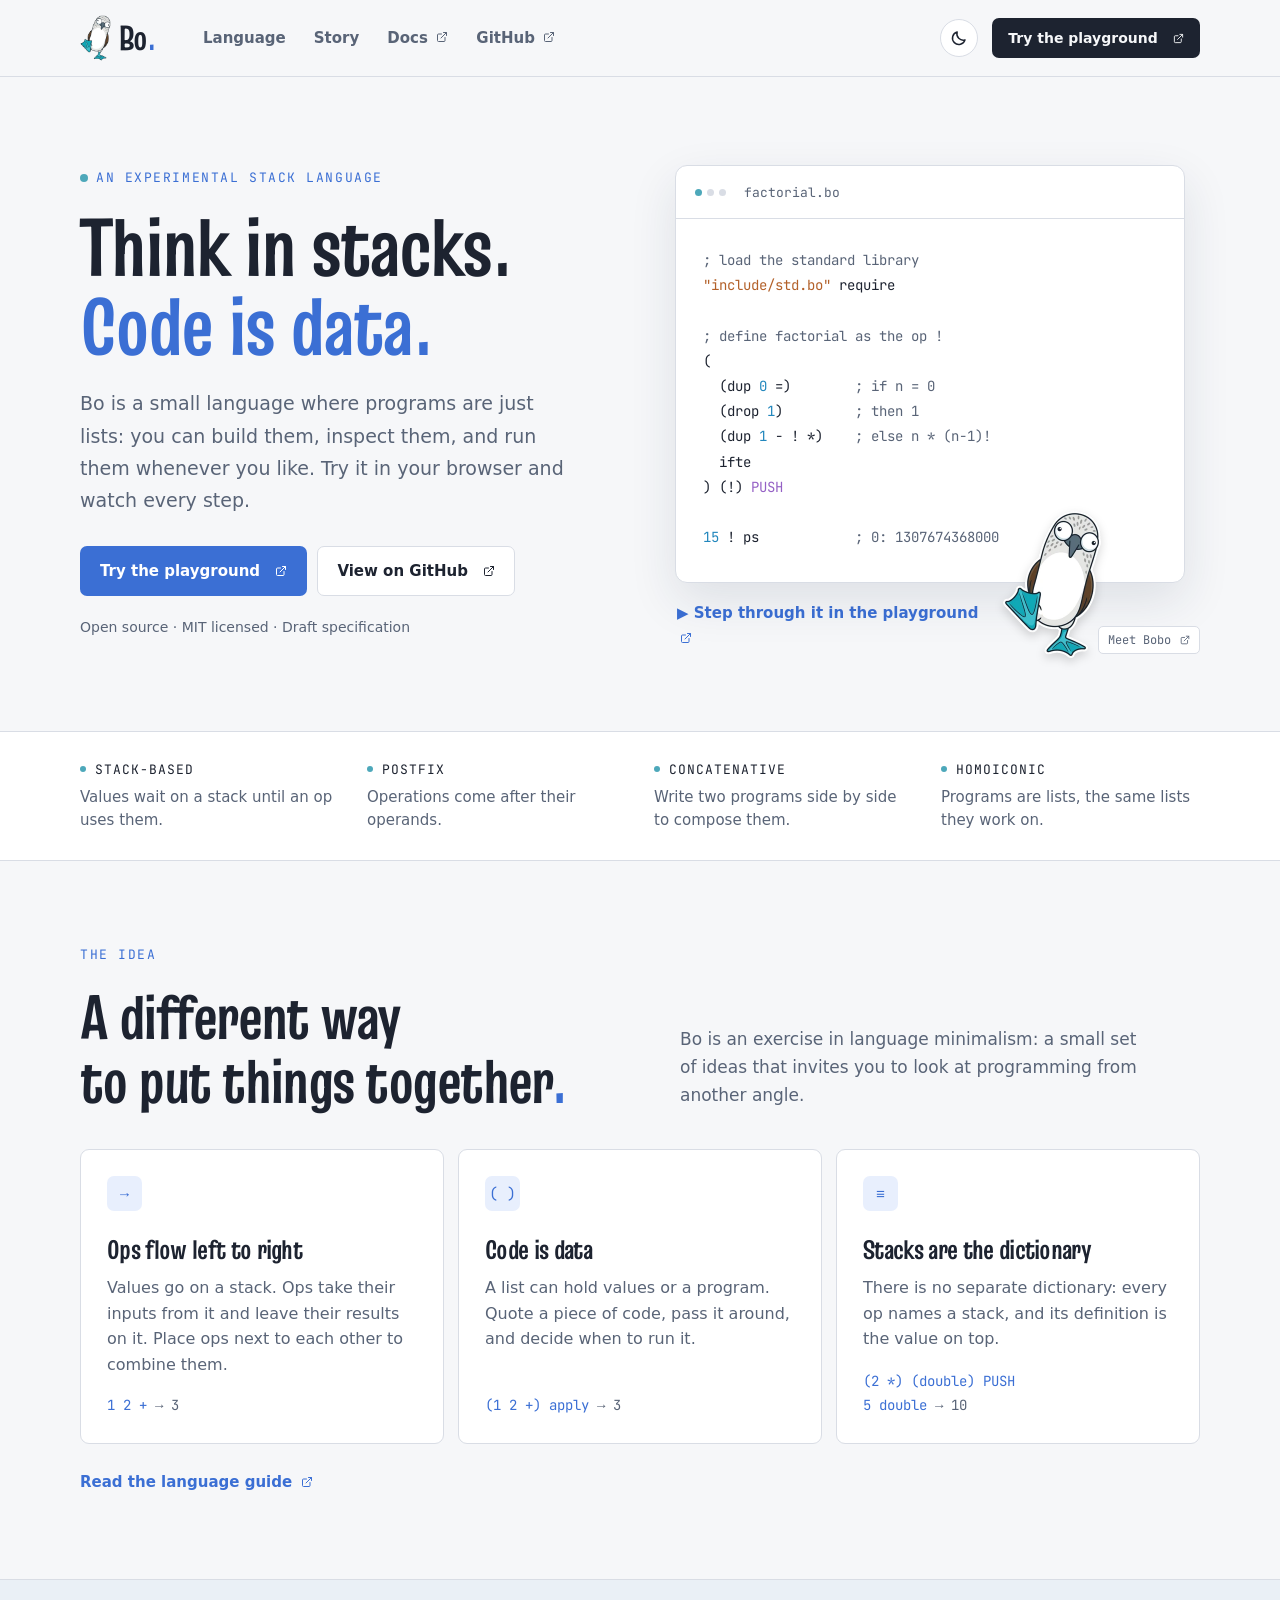
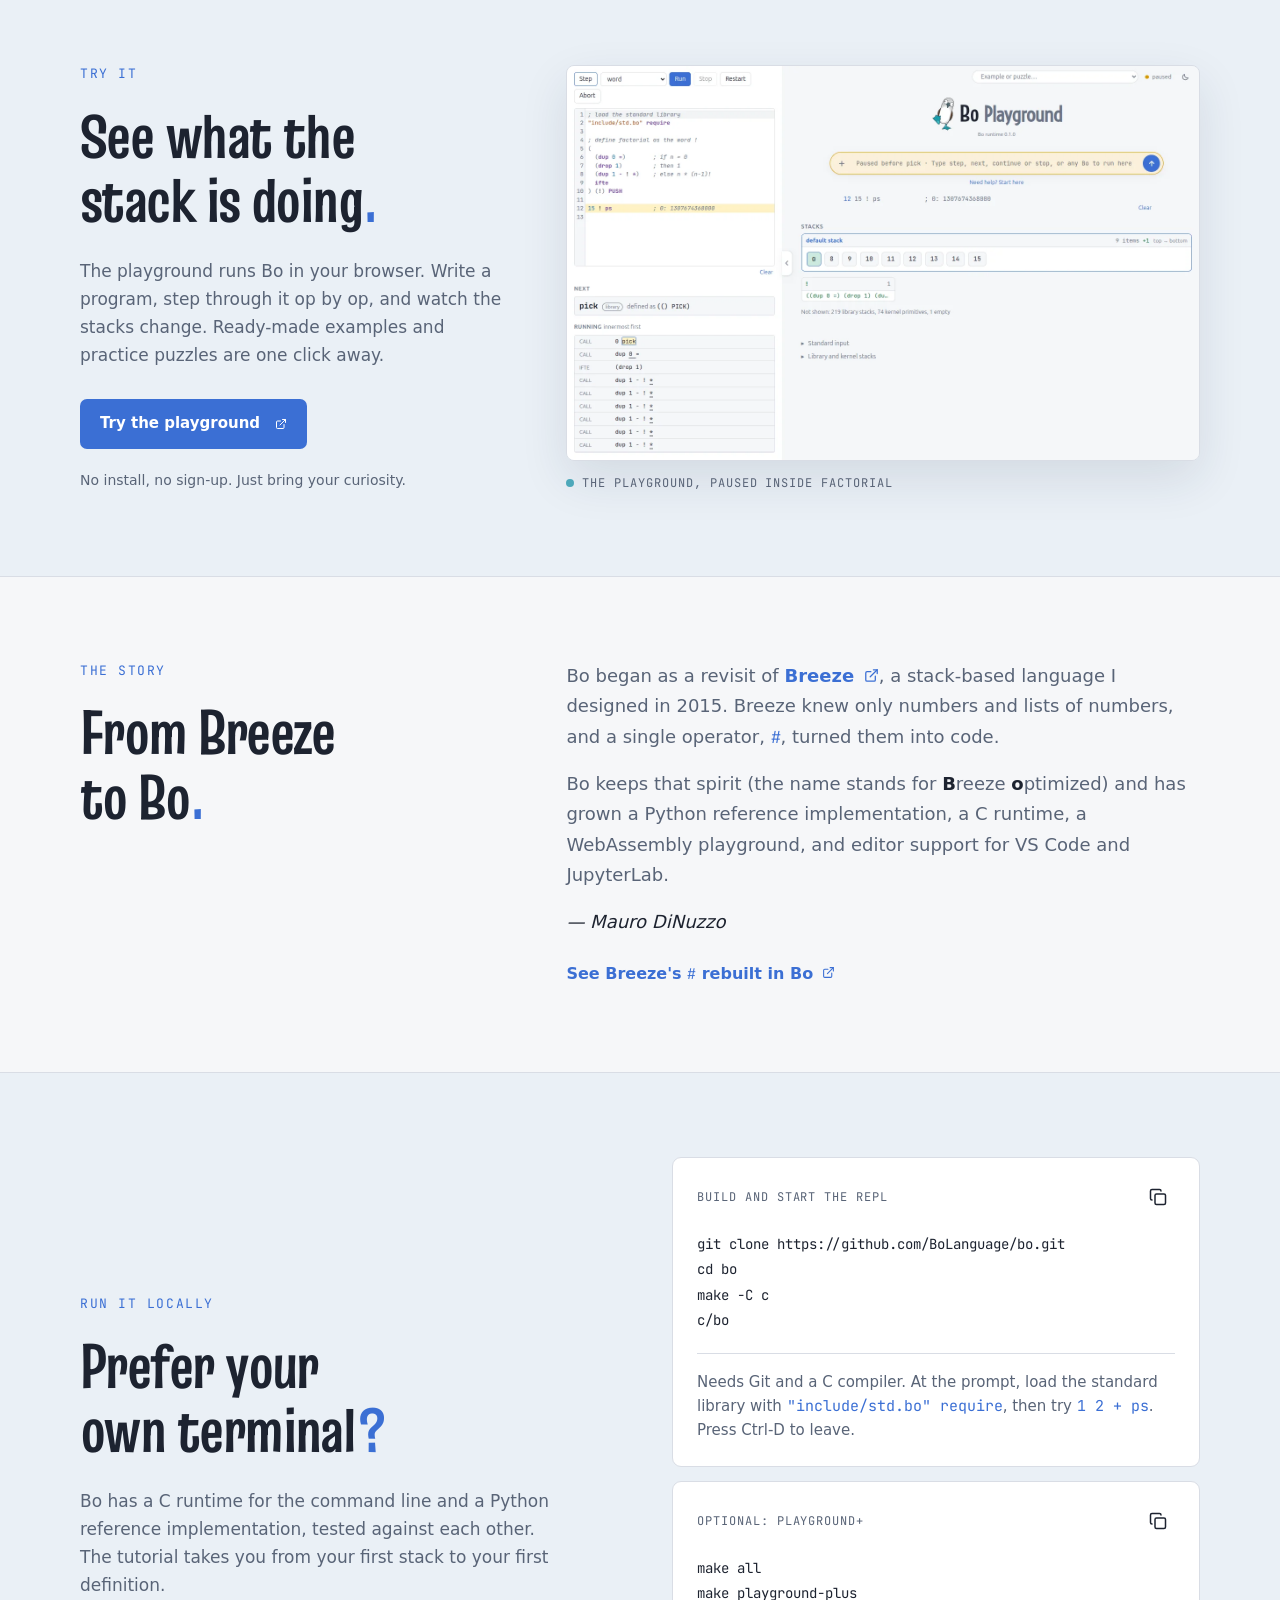
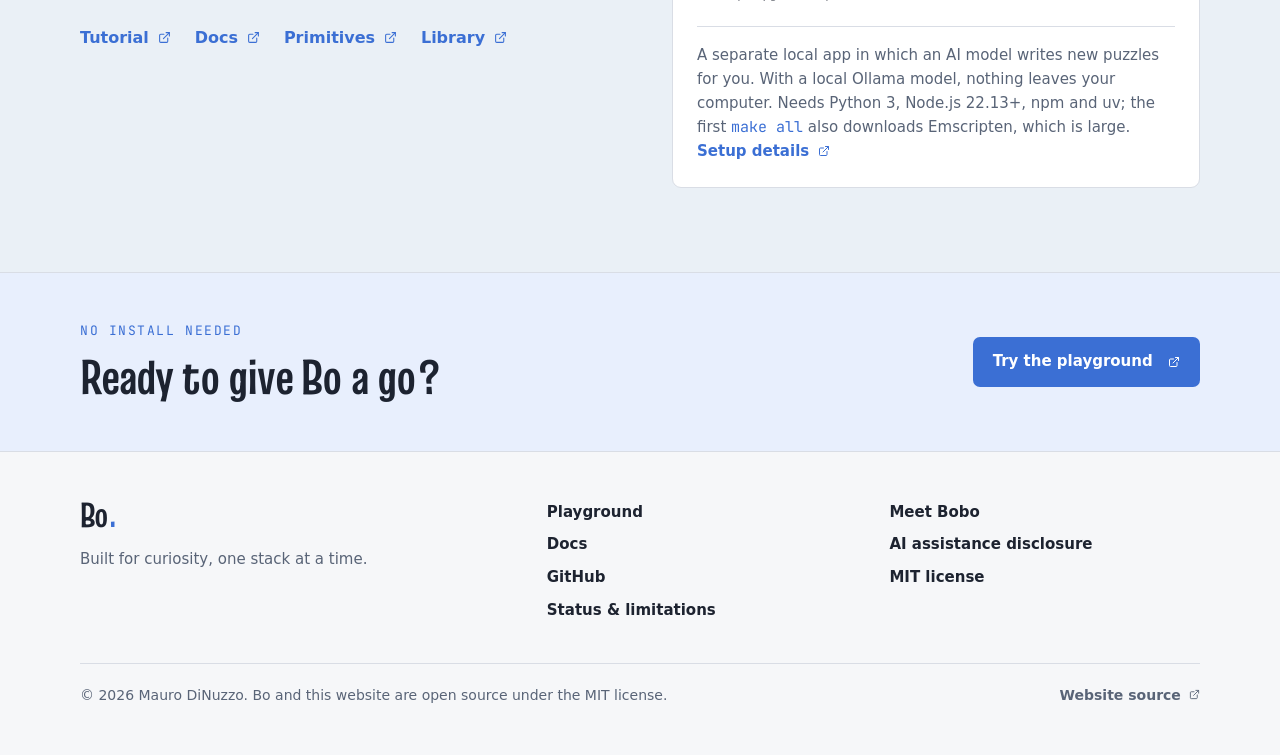
<file: index.html>
<!doctype html>
<html lang="en">
<head>
  <meta charset="utf-8">
  <meta name="viewport" content="width=device-width, initial-scale=1">
  <title>Bo — think in stacks, code is data</title>
  <meta name="description" content="Bo is a small, experimental stack-based language where programs are lists. Try it in your browser and watch every step.">
  <meta name="theme-color" content="#f6f7f9">
  <meta property="og:type" content="website">
  <meta property="og:site_name" content="Bo">
  <meta property="og:title" content="Bo — think in stacks, code is data">
  <meta property="og:description" content="A small, experimental stack-based language where programs are lists. Try it in your browser and watch every step.">
  <meta property="og:url" content="https://bo-lang.org/">
  <meta property="og:image" content="https://bo-lang.org/assets/og-card.png">
  <meta property="og:image:width" content="1200">
  <meta property="og:image:height" content="630">
  <meta property="og:image:alt" content="Bobo, the Bo mascot, next to the words: Think in stacks. Code is data.">
  <meta name="twitter:card" content="summary_large_image">
  <link rel="canonical" href="https://bo-lang.org/">
  <link rel="icon" href="assets/favicon.png" type="image/png" sizes="64x64">
  <link rel="apple-touch-icon" href="assets/apple-touch-icon.png">
  <script>try{const t=localStorage.getItem("bo-site-theme");if(t==="light"||t==="dark")document.documentElement.dataset.theme=t}catch(e){}</script>
  <link rel="stylesheet" href="style.css">
  <script src="theme.js" defer></script>
</head>
<body>
  <a class="skip-link" href="#main">Skip to content</a>
  <header class="site-header">
    <div class="container header-inner">
      <a class="brand" href="./" aria-label="Bo home"><img src="assets/mascot.webp" alt="" width="31" height="46"><span>Bo<span class="brand-dot">.</span></span></a>
      <nav aria-label="Main navigation">
        <a href="#ideas">Language</a>
        <a href="#story">Story</a>
        <a href="https://github.com/BoLanguage/bo/blob/main/doc/README.md">Docs <span class="ext" aria-hidden="true"></span></a>
        <a href="https://github.com/BoLanguage/bo">GitHub <span class="ext" aria-hidden="true"></span></a>
      </nav>
      <div class="header-actions">
        <button class="theme-toggle" type="button" aria-label="Switch color theme" hidden>
          <svg class="moon" viewBox="0 0 24 24" width="18" height="18" aria-hidden="true"><path d="M20 14.5A8.5 8.5 0 0 1 9.5 4a8.5 8.5 0 1 0 10.5 10.5z" fill="none" stroke="currentColor" stroke-width="2" stroke-linejoin="round"/></svg>
          <svg class="sun" viewBox="0 0 24 24" width="18" height="18" aria-hidden="true"><circle cx="12" cy="12" r="4" fill="none" stroke="currentColor" stroke-width="2"/><path d="M12 2v2M12 20v2M2 12h2M20 12h2M4.9 4.9l1.4 1.4M17.7 17.7l1.4 1.4M4.9 19.1l1.4-1.4M17.7 6.3l1.4-1.4" stroke="currentColor" stroke-width="2" stroke-linecap="round"/></svg>
        </button>
        <a class="button button-small button-dark" href="https://bolanguage.github.io/bo/">Try the playground <span class="ext" aria-hidden="true"></span></a>
      </div>
    </div>
  </header>

  <main id="main">
    <section class="hero container">
      <div class="hero-copy">
        <p class="eyebrow"><span class="status-dot"></span>AN EXPERIMENTAL STACK LANGUAGE</p>
        <h1>Think in stacks.<br><span>Code is data.</span></h1>
        <p class="hero-lead">Bo is a small language where programs are just lists: you can build them, inspect them, and run them whenever you like. Try it in your browser and watch every step.</p>
        <div class="hero-actions">
          <a class="button button-primary" href="https://bolanguage.github.io/bo/">Try the playground <span class="ext" aria-hidden="true"></span></a>
          <a class="button button-outline" href="https://github.com/BoLanguage/bo">View on GitHub <span class="ext" aria-hidden="true"></span></a>
        </div>
        <p class="hero-note">Open source · MIT licensed · Draft specification</p>
      </div>
      <div class="hero-visual">
        <div class="code-window">
          <div class="window-bar"><span class="window-dots" aria-hidden="true"><i></i><i></i><i></i></span><span>factorial.bo</span></div>
          <pre><code><span class="comment">; load the standard library</span>
<span class="string">"include/std.bo"</span> require

<span class="comment">; define factorial as the op !</span>
(
  (dup <span class="number">0</span> =)        <span class="comment">; if n = 0</span>
  (drop <span class="number">1</span>)         <span class="comment">; then 1</span>
  (dup <span class="number">1</span> - ! *)    <span class="comment">; else n * (n-1)!</span>
  ifte
) (!) <span class="keyword">PUSH</span>

<span class="number">15</span> ! ps            <span class="comment">; 0: 1307674368000</span></code></pre>
        </div>
        <a class="run-link" href="https://bolanguage.github.io/bo/playground/#share=[base64]"><span aria-hidden="true">▶</span> Step through it in the playground <span class="ext" aria-hidden="true"></span></a>
        <div class="mascot-badge"><img src="assets/mascot.webp" alt="Bobo, Bo's blue-footed booby mascot" width="98" height="147"><a href="https://github.com/BoLanguage/bo/blob/main/doc/mascot.md">Meet Bobo <span class="ext" aria-hidden="true"></span></a></div>
      </div>
    </section>

    <section class="glossary-band" aria-labelledby="glossary-title">
      <div class="container">
        <h2 class="visually-hidden" id="glossary-title">Bo in plain words</h2>
        <dl class="glossary">
          <div><dt>Stack-based</dt><dd>Values wait on a stack until an op uses them.</dd></div>
          <div><dt>Postfix</dt><dd>Operations come after their operands.</dd></div>
          <div><dt>Concatenative</dt><dd>Write two programs side by side to compose them.</dd></div>
          <div><dt>Homoiconic</dt><dd>Programs are lists, the same lists they work on.</dd></div>
        </dl>
      </div>
    </section>

    <section class="section container" id="ideas">
      <div class="section-heading">
        <div><p class="eyebrow">THE IDEA</p><h2>A different way<br>to put things together<span class="accent">.</span></h2></div>
        <p>Bo is an exercise in language minimalism: a small set of ideas that invites you to look at programming from another angle.</p>
      </div>
      <div class="idea-grid">
        <article class="idea-card"><span class="card-icon" aria-hidden="true">→</span><h3>Ops flow left to right</h3><p>Values go on a stack. Ops take their inputs from it and leave their results on it. Place ops next to each other to combine them.</p><code>1 2 + <span>→ 3</span></code></article>
        <article class="idea-card"><span class="card-icon" aria-hidden="true">( )</span><h3>Code is data</h3><p>A list can hold values or a program. Quote a piece of code, pass it around, and decide when to run it.</p><code>(1 2 +) apply <span>→ 3</span></code></article>
        <article class="idea-card"><span class="card-icon" aria-hidden="true">≡</span><h3>Stacks are the dictionary</h3><p>There is no separate dictionary: every op names a stack, and its definition is the value on top.</p><code>(2 *) (double) PUSH<br>5 double <span>→ 10</span></code></article>
      </div>
      <p class="section-footnote"><a href="https://github.com/BoLanguage/bo/blob/main/doc/language.md">Read the language guide <span class="ext" aria-hidden="true"></span></a></p>
    </section>

    <section class="play-section" id="playground">
      <div class="container play-layout">
        <div class="play-copy">
          <p class="eyebrow">TRY IT</p>
          <h2>See what the<br>stack is doing<span class="accent">.</span></h2>
          <p>The playground runs Bo in your browser. Write a program, step through it op by op, and watch the stacks change. Ready-made examples and practice puzzles are one click away.</p>
          <a class="button button-primary" href="https://bolanguage.github.io/bo/">Try the playground <span class="ext" aria-hidden="true"></span></a>
          <p class="play-note">No install, no sign-up. Just bring your curiosity.</p>
        </div>
        <figure class="play-image">
          <img src="assets/playground.webp" alt="The Bo playground paused inside factorial: the editor on the left, the default stack holding 15 down to 8 and the running calls on the right" width="1440" height="900" loading="lazy">
          <figcaption><span class="status-dot"></span>THE PLAYGROUND, PAUSED INSIDE FACTORIAL</figcaption>
        </figure>
      </div>
    </section>

    <section class="section container story" id="story">
      <div>
        <p class="eyebrow">THE STORY</p>
        <h2>From Breeze<br>to Bo<span class="accent">.</span></h2>
      </div>
      <div class="story-copy">
        <p>Bo began as a revisit of <a href="https://breeze-language.sourceforge.net/">Breeze <span class="ext" aria-hidden="true"></span></a>, a stack-based language I designed in 2015. Breeze knew only numbers and lists of numbers, and a single operator, <code>#</code>, turned them into code.</p>
        <p>Bo keeps that spirit (the name stands for <strong>B</strong>reeze <strong>o</strong>ptimized) and has grown a Python reference implementation, a C runtime, a WebAssembly playground, and editor support for VS Code and JupyterLab.</p>
        <p class="story-sign">— Mauro DiNuzzo</p>
        <a class="text-link" href="https://github.com/BoLanguage/bo/blob/main/examples/15-breeze-hash.bo">See Breeze's <code>#</code> rebuilt in Bo <span class="ext" aria-hidden="true"></span></a>
      </div>
    </section>

    <section class="local-section" id="start">
      <div class="container getting-started">
        <div>
          <p class="eyebrow">RUN IT LOCALLY</p>
          <h2>Prefer your<br>own terminal<span class="accent">?</span></h2>
          <p>Bo has a C runtime for the command line and a Python reference implementation, tested against each other. The tutorial takes you from your first stack to your first definition.</p>
          <div class="text-links">
            <a href="https://github.com/BoLanguage/bo/blob/main/doc/tutorial.md">Tutorial <span class="ext" aria-hidden="true"></span></a>
            <a href="https://github.com/BoLanguage/bo/blob/main/doc/README.md">Docs <span class="ext" aria-hidden="true"></span></a>
            <a href="https://github.com/BoLanguage/bo/blob/main/doc/primitives.md">Primitives <span class="ext" aria-hidden="true"></span></a>
            <a href="https://github.com/BoLanguage/bo/blob/main/doc/library.md">Library <span class="ext" aria-hidden="true"></span></a>
          </div>
        </div>
        <div class="terminal-list">
          <div class="terminal">
            <div class="terminal-heading"><span>BUILD AND START THE REPL</span><button class="copy-button" type="button" aria-label="Copy the build commands" title="Copy the build commands" hidden><svg aria-hidden="true" width="18" height="18" viewBox="0 0 24 24" fill="none" stroke="currentColor" stroke-width="2" stroke-linecap="round" stroke-linejoin="round"><rect width="14" height="14" x="8" y="8" rx="2" ry="2"/><path d="M4 16c-1.1 0-2-.9-2-2V4c0-1.1.9-2 2-2h10c1.1 0 2 .9 2 2"/></svg></button></div>
            <pre><code>git clone https://github.com/BoLanguage/bo.git
cd bo
make -C c
c/bo</code></pre>
            <p>Needs Git and a C compiler. At the prompt, load the standard library with <code>"include/std.bo" require</code>, then try <code>1 2 + ps</code>. Press Ctrl-D to leave.</p>
            <span class="copy-status" role="status" aria-live="polite"></span>
          </div>
          <div class="terminal">
            <div class="terminal-heading"><span>OPTIONAL: PLAYGROUND+</span><button class="copy-button" type="button" aria-label="Copy the Playground+ commands" title="Copy the Playground+ commands" hidden><svg aria-hidden="true" width="18" height="18" viewBox="0 0 24 24" fill="none" stroke="currentColor" stroke-width="2" stroke-linecap="round" stroke-linejoin="round"><rect width="14" height="14" x="8" y="8" rx="2" ry="2"/><path d="M4 16c-1.1 0-2-.9-2-2V4c0-1.1.9-2 2-2h10c1.1 0 2 .9 2 2"/></svg></button></div>
            <pre><code>make all
make playground-plus</code></pre>
            <p>A separate local app in which an AI model writes new puzzles for you. With a local Ollama model, nothing leaves your computer. Needs Python 3, Node.js 22.13+, npm and uv; the first <code>make all</code> also downloads Emscripten, which is large. <a href="https://github.com/BoLanguage/bo/blob/main/playground-plus/README.md">Setup details <span class="ext" aria-hidden="true"></span></a></p>
            <span class="copy-status" role="status" aria-live="polite"></span>
          </div>
        </div>
      </div>
    </section>

    <section class="end-banner"><div class="container end-inner"><div><p class="eyebrow">NO INSTALL NEEDED</p><h2>Ready to give Bo a go?</h2></div><a class="button button-primary" href="https://bolanguage.github.io/bo/">Try the playground <span class="ext" aria-hidden="true"></span></a></div></section>
  </main>

  <footer class="site-footer"><div class="container footer-inner">
    <div><a class="footer-brand" href="./">Bo<span class="brand-dot">.</span></a><p>Built for curiosity, one stack at a time.</p></div>
    <ul class="footer-links">
      <li><a href="https://bolanguage.github.io/bo/">Playground</a></li>
      <li><a href="https://github.com/BoLanguage/bo/blob/main/doc/README.md">Docs</a></li>
      <li><a href="https://github.com/BoLanguage/bo">GitHub</a></li>
      <li><a href="https://github.com/BoLanguage/bo/blob/main/doc/status.md">Status &amp; limitations</a></li>
    </ul>
    <ul class="footer-links">
      <li><a href="https://github.com/BoLanguage/bo/blob/main/doc/mascot.md">Meet Bobo</a></li>
      <li><a href="https://github.com/BoLanguage/bo#ai-assistance-disclosure">AI assistance disclosure</a></li>
      <li><a href="https://github.com/BoLanguage/bo/blob/main/LICENSE">MIT license</a></li>
    </ul>
    <div class="footer-bottom">
      <p>© 2026 Mauro DiNuzzo. Bo and this website are open source under the MIT license.</p>
      <a href="https://github.com/BoLanguage/website">Website source <span class="ext" aria-hidden="true"></span></a>
    </div>
  </div></footer>
</body>
</html>
</file>
<file: style.css>
@font-face {
  font-family: Truculenta;
  src: url("assets/truculenta-latin-400-normal.woff2") format("woff2");
  font-weight: 400;
  font-display: swap;
}
@font-face {
  font-family: Truculenta;
  src: url("assets/truculenta-latin-700-normal.woff2") format("woff2");
  font-weight: 700;
  font-display: swap;
}
@font-face {
  font-family: "JetBrains Mono";
  src: url("assets/jetbrains-mono-latin-400-normal.woff2") format("woff2");
  font-weight: 400;
  font-display: swap;
}

:root {
  color-scheme: light;
  --bg: #f6f7f9;
  --panel: #fff;
  --text: #1d2330;
  --muted: #596477;
  --border: #d9dde5;
  --accent: #3b6fd4;
  --accent-hover: #2857b3;
  --accent-soft: #e8effd;
  --feet: #4da8ba;
  --section: #eaf0f6;
  --shadow: 0 18px 48px rgba(31, 47, 76, .11);
}
@media (prefers-color-scheme: dark) {
  :root:not([data-theme]) {
    color-scheme: dark;
    --bg: #16191d;
    --panel: #1c2028;
    --text: #e3e7ee;
    --muted: #adb7c7;
    --border: #313846;
    --accent: #86adfb;
    --accent-hover: #acc7ff;
    --accent-soft: #263650;
    --section: #1d252f;
    --shadow: 0 18px 48px rgba(0, 0, 0, .24);
  }
}
:root[data-theme="dark"] {
  color-scheme: dark;
  --bg: #16191d;
  --panel: #1c2028;
  --text: #e3e7ee;
  --muted: #adb7c7;
  --border: #313846;
  --accent: #86adfb;
  --accent-hover: #acc7ff;
  --accent-soft: #263650;
  --section: #1d252f;
  --shadow: 0 18px 48px rgba(0, 0, 0, .24);
}

* { box-sizing: border-box; }
html { scroll-behavior: smooth; }
body { margin: 0; background: var(--bg); color: var(--text); font-family: system-ui, -apple-system, "Segoe UI", sans-serif; font-size: 17px; line-height: 1.65; }
img { display: block; max-width: 100%; }
a { color: inherit; text-decoration: none; }
a:hover { color: var(--accent); }
.ext { display: inline-block; width: .82em; height: .82em; margin-left: .2em; vertical-align: -.06em; background: currentColor; -webkit-mask: url("assets/icons/external-link.svg") center / contain no-repeat; mask: url("assets/icons/external-link.svg") center / contain no-repeat; }
button { font: inherit; }
button, a { -webkit-tap-highlight-color: transparent; }
:focus-visible { outline: 3px solid var(--accent); outline-offset: 4px; }
.container { width: min(1120px, calc(100% - 48px)); margin-inline: auto; }
.skip-link { position: absolute; z-index: 20; top: -80px; left: 16px; padding: 8px 16px; background: var(--panel); border: 1px solid var(--border); }
.skip-link:focus { top: 10px; }
.visually-hidden { position: absolute; width: 1px; height: 1px; margin: -1px; padding: 0; overflow: hidden; clip: rect(0 0 0 0); white-space: nowrap; border: 0; }
.site-header { border-bottom: 1px solid var(--border); }
.header-inner { min-height: 76px; display: flex; align-items: center; gap: 48px; }
.brand, .footer-brand { font: 700 34px/.9 Truculenta, sans-serif; letter-spacing: -.03em; }
.brand { display: inline-flex; align-items: center; gap: 8px; }
.brand img { width: 31px; height: 46px; object-fit: contain; }
.brand-dot, .accent { color: var(--accent); }
nav { display: flex; align-items: center; gap: 28px; font-size: 15px; font-weight: 650; color: var(--muted); }
.header-actions { margin-left: auto; display: flex; align-items: center; gap: 14px; }
.theme-toggle { width: 38px; height: 38px; border: 1px solid var(--border); border-radius: 50%; background: var(--panel); color: var(--text); font-size: 20px; cursor: pointer; }
.theme-toggle:hover { border-color: var(--accent); }
.theme-toggle svg { display: block; margin: auto; }
.theme-toggle .sun { display: none; }
.theme-toggle[data-theme="dark"] .sun { display: block; }
.theme-toggle[data-theme="dark"] .moon { display: none; }
.button { display: inline-flex; justify-content: center; align-items: center; gap: 12px; min-height: 50px; padding: 12px 19px; border: 1px solid transparent; border-radius: 7px; font-size: 15px; font-weight: 700; line-height: 1.3; }
.button-primary { background: #3b6fd4; color: #fff; }
.button-primary:hover { background: #2857b3; color: #fff; }
.button-outline { border-color: var(--border); background: var(--panel); }
.button-outline:hover { border-color: var(--accent); }
.button-dark { background: var(--text); color: var(--bg); }
.button-dark:hover { background: var(--accent); color: var(--bg); }
.button-small { min-height: 40px; padding: 9px 15px; font-size: 14px; }

.hero { display: grid; grid-template-columns: minmax(0, 1fr) minmax(0, 1fr); gap: 70px; align-items: center; padding-block: 80px; }
.eyebrow { margin: 0 0 20px; color: var(--accent); font: 400 13px/1.5 "JetBrains Mono", monospace; letter-spacing: .12em; }
.status-dot { display: inline-block; width: 8px; height: 8px; border-radius: 50%; background: var(--feet); margin-right: 8px; }
h1, h2, h3, p { margin-top: 0; }
h1, h2, h3 { font-family: Truculenta, system-ui, sans-serif; letter-spacing: -.025em; }
h1 { margin-bottom: 22px; font-size: clamp(62px, 6.4vw, 88px); line-height: .96; }
.hero h1 span { color: var(--accent); }
.hero-lead { max-width: 500px; color: var(--muted); font-size: 19px; line-height: 1.7; }
.hero-lead strong { color: var(--text); }
.hero-actions { display: flex; flex-wrap: wrap; gap: 10px; margin-top: 30px; }
.hero-note, .play-note { margin: 20px 0 0; color: var(--muted); font-size: 14px; }
.hero-visual { position: relative; padding: 8px 15px 0 0; }
.code-window { position: relative; overflow: hidden; background: var(--panel); border: 1px solid var(--border); border-radius: 12px; box-shadow: var(--shadow); }
.window-bar { display: flex; align-items: center; gap: 18px; min-height: 53px; padding: 0 19px; border-bottom: 1px solid var(--border); color: var(--muted); font: 13px "JetBrains Mono", monospace; }
.window-dots { display: flex; gap: 5px; }
.window-dots i { width: 7px; height: 7px; border-radius: 50%; background: var(--border); }
.window-dots i:first-child { background: var(--feet); }
.code-window pre, .terminal pre { margin: 0; overflow-x: auto; font: 14px/1.8 "JetBrains Mono", monospace; }
/* browsers give code its own monospace font, which would otherwise win over the one inherited from pre */
.code-window pre code, .terminal pre code { font: inherit; }
.code-window pre { padding: 29px 27px 32px; }
.comment { color: var(--muted); }
.string { color: #b3612a; }
.number { color: #2287bd; }
.keyword { color: #9561c5; }
.mascot-badge { position: absolute; right: 0; bottom: -7px; display: flex; align-items: end; gap: 0; }
.mascot-badge img { width: 98px; height: 147px; object-fit: contain; filter: drop-shadow(0 4px 5px rgba(0, 0, 0, .15)); }
.mascot-badge a { padding: 5px 9px; margin: 0 0 4px -3px; border: 1px solid var(--border); border-radius: 5px; background: var(--panel); color: var(--muted); font: 12px "JetBrains Mono", monospace; white-space: nowrap; }
.mascot-badge a:hover { border-color: var(--accent); color: var(--accent); }
.run-link { display: inline-block; margin: 18px 0 0 2px; padding-right: 190px; color: var(--accent); font-size: 15px; font-weight: 650; }
.run-link:hover { text-decoration: underline; }

.glossary-band { border-block: 1px solid var(--border); background: var(--panel); }
.glossary { display: grid; grid-template-columns: repeat(4, 1fr); gap: 28px; margin: 0; padding-block: 28px; }
.glossary dt { color: var(--text); font: 13px/1.5 "JetBrains Mono", monospace; letter-spacing: .08em; text-transform: uppercase; }
.glossary dt::before { content: ""; display: inline-block; width: 6px; height: 6px; margin: 0 9px 2px 0; border-radius: 50%; background: var(--feet); }
.glossary dd { margin: 6px 0 0; color: var(--muted); font-size: 15px; line-height: 1.55; }
.glossary code, .story code, .text-link code { font: .92em "JetBrains Mono", monospace; color: var(--accent); }
.section { padding-block: 84px; }
.section-heading { display: grid; grid-template-columns: 1fr 1fr; align-items: end; gap: 80px; margin-bottom: 36px; }
h2 { font-size: clamp(44px, 5vw, 62px); line-height: 1.04; margin-bottom: 0; }
.section-heading > p, .play-copy > p:not(.eyebrow):not(.play-note), .getting-started > div > p:not(.eyebrow) { color: var(--muted); max-width: 470px; margin-bottom: 4px; }
.idea-grid { display: grid; grid-template-columns: repeat(3, 1fr); gap: 14px; }
.idea-card { display: flex; flex-direction: column; min-height: 260px; padding: 26px; border: 1px solid var(--border); border-radius: 9px; background: var(--panel); }
.card-icon { display: flex; align-items: center; justify-content: center; width: 35px; height: 35px; border-radius: 7px; background: var(--accent-soft); color: var(--accent); font: 15px "JetBrains Mono", monospace; }
.idea-card h3 { font-size: 27px; line-height: 1.1; margin: 24px 0 10px; }
.idea-card p { color: var(--muted); font-size: 16px; line-height: 1.6; }
.idea-card code { margin-top: auto; color: var(--accent); font: 14px/1.7 "JetBrains Mono", monospace; overflow-wrap: anywhere; }
.idea-card code span { color: var(--muted); }
.section-footnote { margin: 26px 0 0; color: var(--muted); font-size: 15px; }
.section-footnote a, .story-copy a, .text-links a, .text-link { color: var(--accent); font-weight: 650; }
.section-footnote a:hover, .story-copy a:hover, .text-links a:hover, .text-link:hover { text-decoration: underline; }

.play-section { padding-block: 84px; background: var(--section); border-block: 1px solid var(--border); }
.play-layout { display: grid; grid-template-columns: .8fr 1.2fr; gap: 64px; align-items: center; }
.play-copy h2, .getting-started h2 { margin-bottom: 24px; }
.play-copy .button { margin-top: 26px; }
.play-image { margin: 0; }
.play-image img { width: 100%; height: auto; border: 1px solid var(--border); border-radius: 8px; box-shadow: var(--shadow); }
.play-image figcaption { margin-top: 14px; color: var(--muted); font: 12px "JetBrains Mono", monospace; letter-spacing: .08em; }
.story { display: grid; grid-template-columns: minmax(0, .8fr) minmax(0, 1.2fr); gap: 64px; align-items: start; }
.story-copy { max-width: 620px; color: var(--muted); font-size: 18px; line-height: 1.7; }
.story-copy p { margin-bottom: 16px; }
.story-copy strong { color: var(--text); }
.story-sign { color: var(--text); font-style: italic; }
.text-link { display: inline-block; margin-top: 6px; font-size: 16px; }
.local-section { padding-block: 84px; background: var(--section); border-block: 1px solid var(--border); }
.getting-started { display: grid; grid-template-columns: minmax(0, 1fr) minmax(0, 1fr); gap: 64px; align-items: center; }
.text-links { display: flex; flex-wrap: wrap; gap: 12px 24px; margin-top: 26px; font-size: 16px; }
.terminal-list { display: grid; grid-template-columns: minmax(0, 1fr); gap: 14px; min-width: 0; }
.terminal { padding: 24px; border: 1px solid var(--border); border-radius: 9px; background: var(--panel); }
.terminal-heading { display: flex; justify-content: space-between; align-items: center; color: var(--muted); font: 12px "JetBrains Mono", monospace; letter-spacing: .08em; }
.copy-button { padding: 6px 8px; border: 0; background: transparent; color: var(--text); cursor: pointer; }
.copy-button svg { display: block; }
.copy-button:hover { color: var(--accent); }
.terminal pre { padding: 20px 0; }
.terminal p { margin: 0; padding-top: 16px; border-top: 1px solid var(--border); color: var(--muted); font-size: 15px; line-height: 1.6; }
.terminal p code { color: var(--accent); font-family: "JetBrains Mono", monospace; overflow-wrap: anywhere; }
.terminal p a { color: var(--accent); font-weight: 650; }
.terminal p a:hover { text-decoration: underline; }
.copy-status { color: var(--muted); font-size: 14px; }
.copy-status:not(:empty) { display: block; margin-top: 8px; }
.end-banner { background: var(--accent-soft); border-bottom: 1px solid var(--border); }
.end-inner { padding-block: 48px; display: flex; align-items: center; justify-content: space-between; gap: 30px; }
.end-inner .eyebrow { margin-bottom: 12px; }
.end-inner h2 { font-size: clamp(38px, 4vw, 48px); }
.site-footer { padding-block: 48px; }
.footer-inner { display: grid; grid-template-columns: 1.4fr 1fr 1fr; gap: 32px; }
.footer-inner p { margin: 12px 0 0; color: var(--muted); font-size: 15px; }
.footer-links { display: grid; align-content: start; gap: 8px; margin: 0; padding: 0; list-style: none; font-size: 15px; font-weight: 650; }
.footer-bottom { grid-column: 1 / -1; display: flex; flex-wrap: wrap; justify-content: space-between; align-items: baseline; gap: 8px 24px; margin-top: 8px; padding-top: 20px; border-top: 1px solid var(--border); color: var(--muted); font-size: 14px; }
.footer-inner .footer-bottom p { margin: 0; font-size: 14px; }
.footer-bottom a { font-weight: 650; }
.not-found { padding-block: 80px; }
.not-found .eyebrow { margin-top: 64px; }
.not-found-mascot { width: 120px; height: auto; margin-top: 40px; }
.not-found h1 { max-width: 600px; }
.not-found p:not(.eyebrow) { color: var(--muted); }

@media (max-width: 850px) {
  .hero { gap: 35px; }
  .section-heading, .play-layout, .getting-started, .story { gap: 35px; }
  .glossary { grid-template-columns: repeat(2, 1fr); }
  .footer-inner { grid-template-columns: 1fr 1fr; }
  .footer-inner > div:first-child { grid-column: 1 / -1; }
}
@media (max-width: 650px) {
  .container { width: min(100% - 36px, 520px); }
  .header-inner { min-height: 68px; gap: 14px; flex-wrap: wrap; padding-block: 10px; }
  .brand { margin-right: auto; }
  .header-actions { margin-left: 0; }
  nav { order: 3; width: 100%; justify-content: space-between; gap: 12px; padding: 5px 0; }
  .hero { grid-template-columns: minmax(0, 1fr); gap: 45px; padding-block: 56px 60px; }
  .mascot-badge img { width: 80px; height: 120px; }
  h1 { font-size: clamp(56px, 13vw, 76px); }
  .run-link { padding-right: 0; margin: 14px 0 6px; }
  .hero-visual { display: grid; grid-template-columns: minmax(0, 1fr) auto; align-items: end; column-gap: 8px; padding-right: 0; }
  .code-window { grid-column: 1 / -1; }
  .mascot-badge { position: static; margin-top: 6px; }
  .glossary { gap: 18px; padding-block: 22px; }
  .section, .play-section, .local-section { padding-block: 60px; }
  .section-heading, .play-layout, .getting-started, .story { grid-template-columns: minmax(0, 1fr); gap: 25px; }
  .idea-grid { grid-template-columns: 1fr; }
  .idea-card { min-height: 200px; }
  .end-inner { align-items: flex-start; flex-direction: column; }
  .footer-inner { grid-template-columns: 1fr 1fr; gap: 25px; }
}
@media (max-width: 420px) {
  .glossary { grid-template-columns: 1fr; }
}
@media (prefers-reduced-motion: reduce) {
  html { scroll-behavior: auto; }
}
</file>
